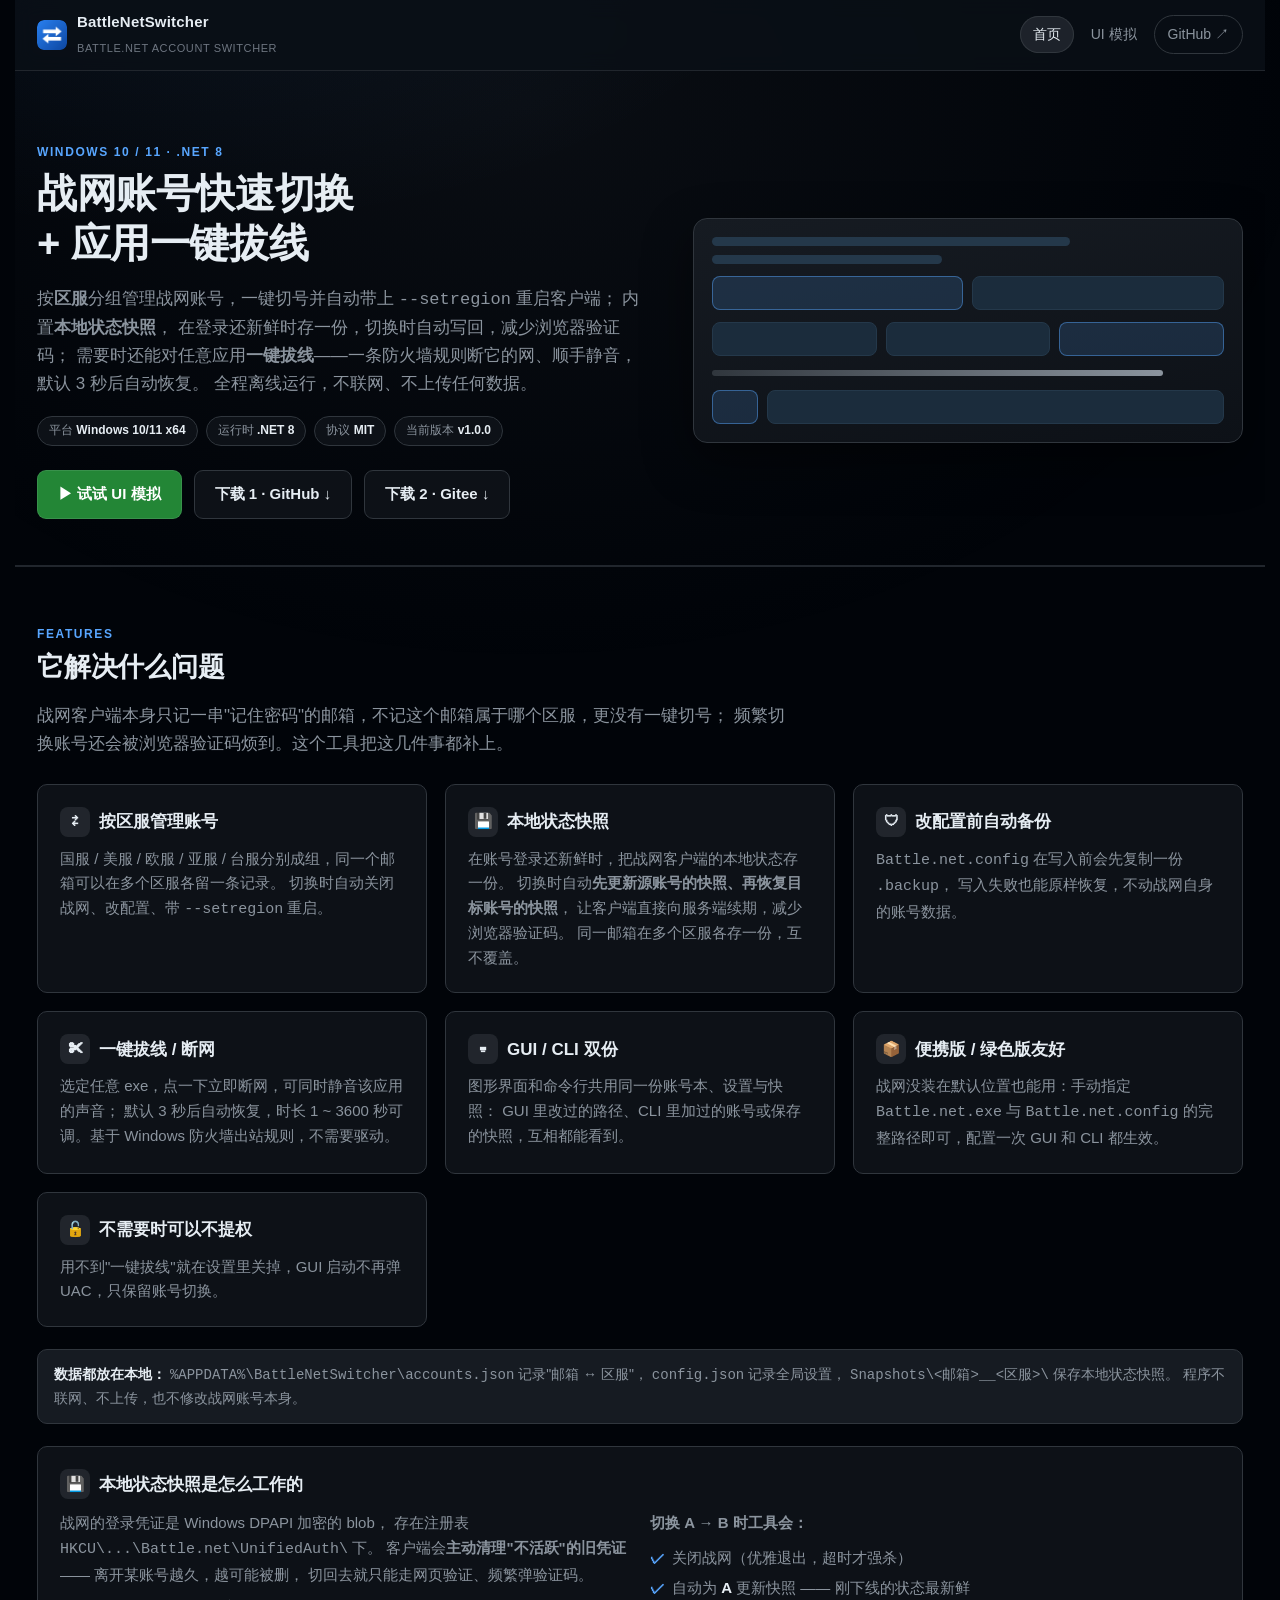
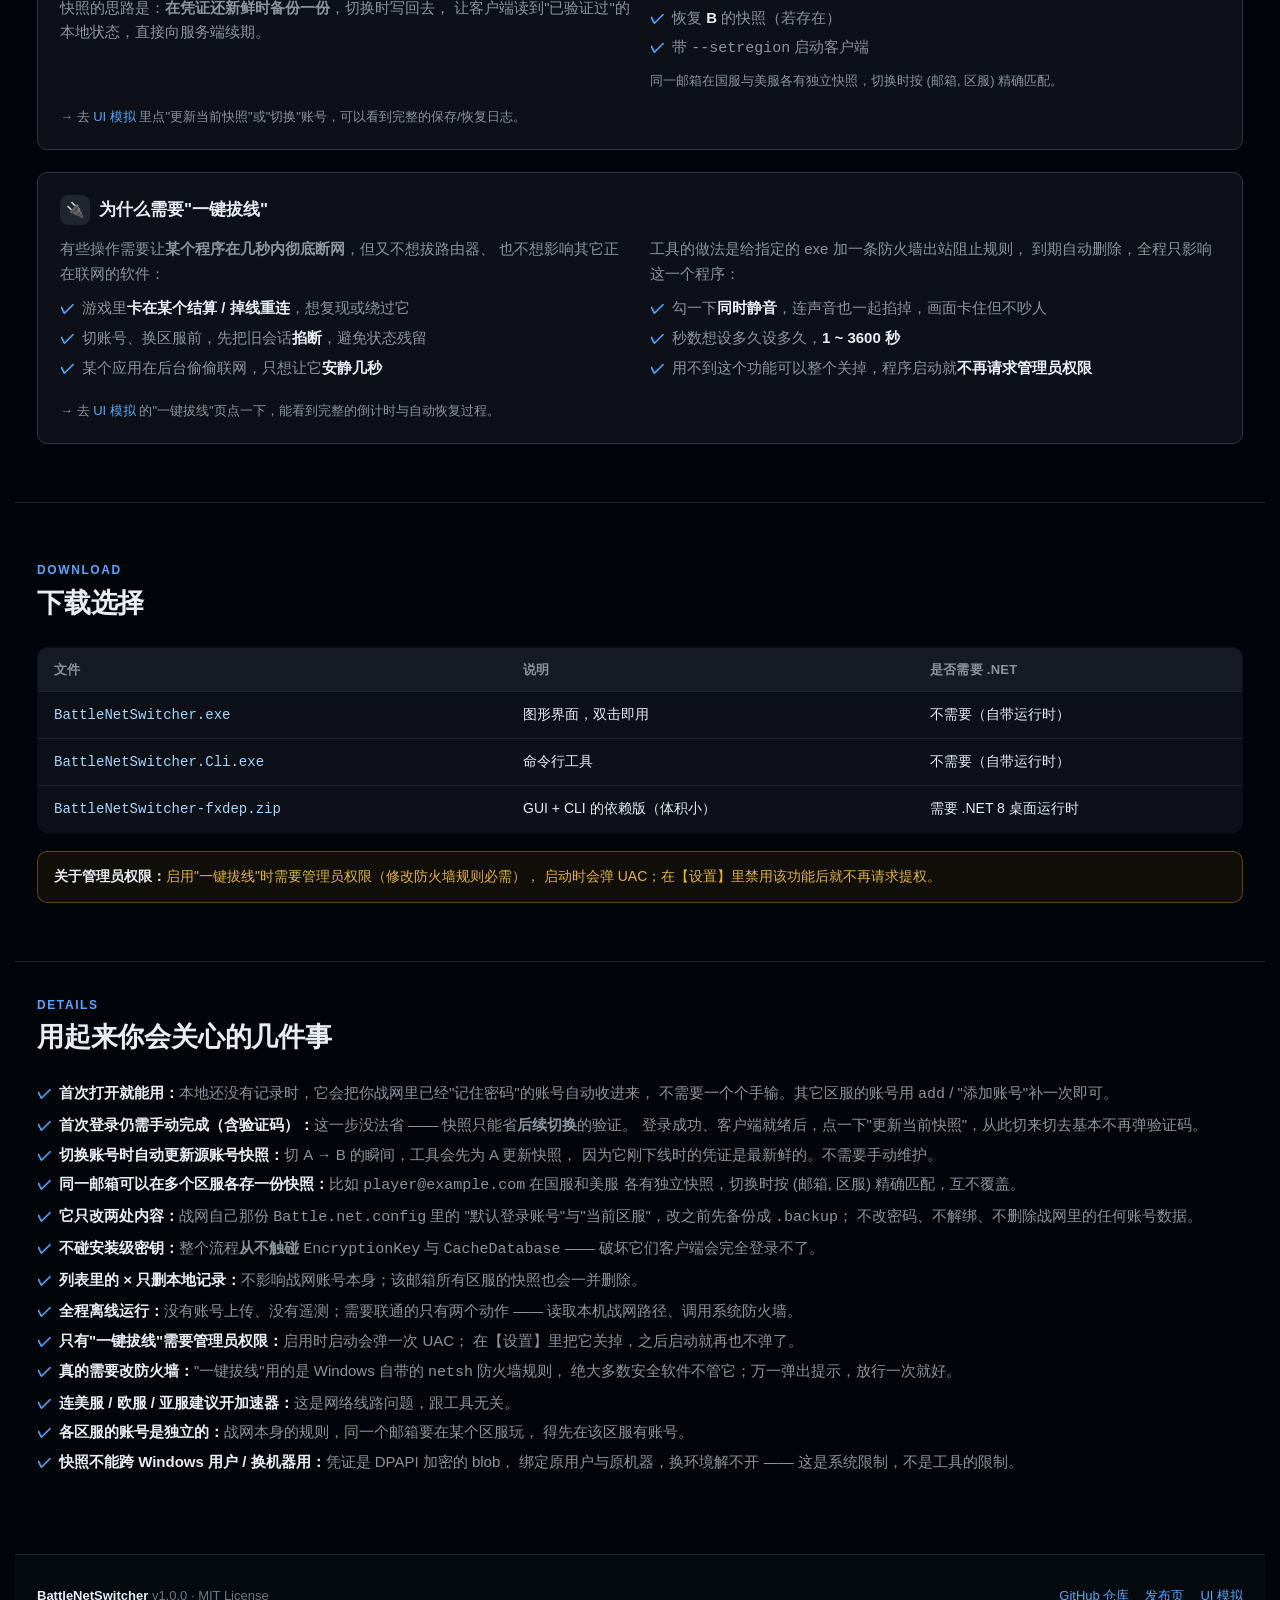
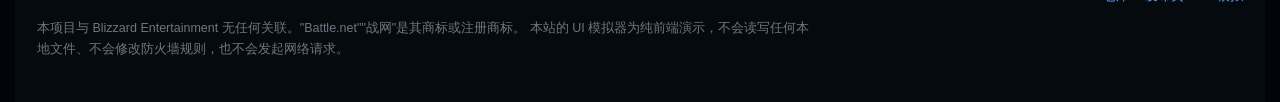
<file: Website/index.html>
<!DOCTYPE html>
<html lang="zh-CN">
<head>
<meta charset="utf-8">
<meta name="viewport" content="width=device-width, initial-scale=1">
<title>BattleNetSwitcher —— 战网账号快速切换 + 一键拔线</title>
<meta name="description" content="Windows 桌面小工具：按区服分组管理战网账号、本地状态快照减少验证码、一键切号并自动以 --setregion 重启，还能对任意应用一键拔线断网/静音。提供在线 UI 模拟器。">
<meta name="bns-version" content="__APP_VERSION__">
<meta name="bns-repo" content="__REPO_URL__">
<link rel="icon" href="assets/app.ico" sizes="any">
<link rel="apple-touch-icon" href="assets/app-icon-256.png">
<link rel="stylesheet" href="assets/common.css">
</head>
<body data-page="home">

<nav class="nav">
  <div class="nav-inner">
    <a class="brand" href="index.html">
      <img class="brand-mark" src="assets/app-icon.png" alt="BattleNetSwitcher" width="30" height="30">
      <span>
        BattleNetSwitcher<br>
        <span class="brand-sub">Battle.net account switcher</span>
      </span>
    </a>
    <div class="nav-links">
      <a href="index.html" data-page="index.html">首页</a>
      <a href="gui.html" data-page="gui.html">UI 模拟</a>
      <a class="gh" data-bns-repo href="#" target="_blank" rel="noopener">GitHub ↗</a>
    </div>
  </div>
</nav>

<main>

<!-- ================= Hero ================= -->
<header class="hero">
  <div class="wrap">
    <div class="hero-grid">
      <div>
        <div class="sec-kicker">Windows 10 / 11 · .NET 8</div>
        <h1>战网账号快速切换<br>+ 应用一键拔线</h1>
        <p class="lead">
          按<strong>区服</strong>分组管理战网账号，一键切号并自动带上
          <code>--setregion</code> 重启客户端；
          内置<strong>本地状态快照</strong>，
          在登录还新鲜时存一份，切换时自动写回，减少浏览器验证码；
          需要时还能对任意应用<strong>一键拔线</strong>——一条防火墙规则断它的网、顺手静音，默认 3 秒后自动恢复。
          全程离线运行，不联网、不上传任何数据。
        </p>

        <div class="badges">
          <span class="badge">平台 <b>Windows 10/11 x64</b></span>
          <span class="badge">运行时 <b>.NET 8</b></span>
          <span class="badge">协议 <b>MIT</b></span>
          <span class="badge">当前版本 <b data-bns-version>v1.1.0</b></span>
        </div>

        <div class="cta-row">
          <a class="btn btn-primary" href="gui.html">▶ 试试 UI 模拟</a>
          <a class="btn btn-ghost" data-bns-releases href="#" target="_blank" rel="noopener">下载 1 · GitHub ↓</a>
          <a class="btn btn-ghost" href="https://gitee.com/kxwild/BattleNetSwitcher/releases"
             target="_blank" rel="noopener">下载 2 · Gitee ↓</a>
        </div>
      </div>

      <div class="hero-art" aria-hidden="true">
        <div class="art-bar w70"></div>
        <div class="art-bar w45"></div>
        <div class="art-row">
          <div class="art-chip on"></div>
          <div class="art-chip"></div>
        </div>
        <div class="art-row">
          <div class="art-chip"></div>
          <div class="art-chip"></div>
          <div class="art-chip on"></div>
        </div>
        <div style="margin-top:14px">
          <div class="art-bar w88" style="background:linear-gradient(90deg,#30363d,#8b949e);height:6px"></div>
        </div>
        <div class="art-row" style="margin-top:14px">
          <div class="art-chip on" style="flex:0 0 46px"></div>
          <div class="art-chip" style="flex:1"></div>
        </div>
      </div>
    </div>
  </div>
</header>

<!-- ================= 功能 ================= -->
<section id="features">
  <div class="wrap">
    <div class="sec-head">
      <div class="sec-kicker">Features</div>
      <h2>它解决什么问题</h2>
      <p class="lead">战网客户端本身只记一串"记住密码"的邮箱，不记这个邮箱属于哪个区服，更没有一键切号；
        频繁切换账号还会被浏览器验证码烦到。这个工具把这几件事都补上。</p>
    </div>

    <div class="grid grid-3">
      <div class="card">
        <h3><span class="ico">⇄</span>按区服管理账号</h3>
        <p>国服 / 美服 / 欧服 / 亚服 / 台服分别成组，同一个邮箱可以在多个区服各留一条记录。
          切换时自动关闭战网、改配置、带 <code>--setregion</code> 重启。</p>
      </div>

      <div class="card">
        <h3><span class="ico">💾</span>本地状态快照</h3>
        <p>在账号登录还新鲜时，把战网客户端的本地状态存一份。
          切换时自动<strong>先更新源账号的快照、再恢复目标账号的快照</strong>，
          让客户端直接向服务端续期，减少浏览器验证码。
          同一邮箱在多个区服各存一份，互不覆盖。</p>
      </div>

      <div class="card">
        <h3><span class="ico">🛡</span>改配置前自动备份</h3>
        <p><code>Battle.net.config</code> 在写入前会先复制一份 <code>.backup</code>，
          写入失败也能原样恢复，不动战网自身的账号数据。</p>
      </div>

      <div class="card">
        <h3><span class="ico">✂</span>一键拔线 / 断网</h3>
        <p>选定任意 exe，点一下立即断网，可同时静音该应用的声音；
          默认 3 秒后自动恢复，时长 1 ~ 3600 秒可调。基于 Windows 防火墙出站规则，不需要驱动。</p>
      </div>

      <div class="card">
        <h3><span class="ico">⌨</span>GUI / CLI 双份</h3>
        <p>图形界面和命令行共用同一份账号本、设置与快照：
          GUI 里改过的路径、CLI 里加过的账号或保存的快照，互相都能看到。</p>
      </div>

      <div class="card">
        <h3><span class="ico">📦</span>便携版 / 绿色版友好</h3>
        <p>战网没装在默认位置也能用：手动指定 <code>Battle.net.exe</code> 与
          <code>Battle.net.config</code> 的完整路径即可，配置一次 GUI 和 CLI 都生效。</p>
      </div>

      <div class="card">
        <h3><span class="ico">🔓</span>不需要时可以不提权</h3>
        <p>用不到"一键拔线"就在设置里关掉，GUI 启动不再弹 UAC，只保留账号切换。</p>
      </div>
    </div>

    <div class="notice" style="margin-top:22px">
      <strong>数据都放在本地：</strong>
      <code>%APPDATA%\BattleNetSwitcher\accounts.json</code> 记录"邮箱 ↔ 区服"，
      <code>config.json</code> 记录全局设置，
      <code>Snapshots\&lt;邮箱&gt;__&lt;区服&gt;\</code> 保存本地状态快照。
      程序不联网、不上传，也不修改战网账号本身。
    </div>

    <!-- 本地状态快照说明 -->
    <div class="card" style="margin-top:22px">
      <h3><span class="ico">💾</span>本地状态快照是怎么工作的</h3>
      <div class="grid grid-2" style="gap:20px;margin-top:12px;align-items:start">
        <div>
          <p style="margin-top:0">战网的登录凭证是 Windows DPAPI 加密的 blob，
            存在注册表 <code>HKCU\...\Battle.net\UnifiedAuth\</code> 下。
            客户端会<strong>主动清理"不活跃"的旧凭证</strong> —— 离开某账号越久，越可能被删，
            切回去就只能走网页验证、频繁弹验证码。</p>
          <p>快照的思路是：<strong>在凭证还新鲜时备份一份</strong>，切换时写回去，
            让客户端读到"已验证过"的本地状态，直接向服务端续期。</p>
        </div>
        <div>
          <p style="margin-top:0"><strong>切换 A → B 时工具会：</strong></p>
          <ul class="ticks">
            <li>关闭战网（优雅退出，超时才强杀）</li>
            <li>自动为 <b>A</b> 更新快照 —— 刚下线的状态最新鲜</li>
            <li>恢复 <b>B</b> 的快照（若存在）</li>
            <li>带 <code>--setregion</code> 启动客户端</li>
          </ul>
          <p class="muted small">同一邮箱在国服与美服各有独立快照，切换时按 (邮箱, 区服) 精确匹配。</p>
        </div>
      </div>
      <p class="muted small" style="margin-top:14px">
        → 去 <a href="gui.html">UI 模拟</a> 里点"更新当前快照"或"切换"账号，可以看到完整的保存/恢复日志。
      </p>
    </div>

    <!-- 一键拔线的场景说明 -->
    <div class="card" style="margin-top:22px">
      <h3><span class="ico">🔌</span>为什么需要"一键拔线"</h3>
      <div class="grid grid-2" style="gap:20px;margin-top:12px;align-items:start">
        <div>
          <p style="margin-top:0">有些操作需要让<strong>某个程序在几秒内彻底断网</strong>，但又不想拔路由器、
            也不想影响其它正在联网的软件：</p>
          <ul class="ticks">
            <li>游戏里<b>卡在某个结算 / 掉线重连</b>，想复现或绕过它</li>
            <li>切账号、换区服前，先把旧会话<b>掐断</b>，避免状态残留</li>
            <li>某个应用在后台偷偷联网，只想让它<b>安静几秒</b></li>
          </ul>
        </div>
        <div>
          <p style="margin-top:0">工具的做法是给指定的 exe 加一条防火墙出站阻止规则，
            到期自动删除，全程只影响这一个程序：</p>
          <ul class="ticks">
            <li>勾一下<b>同时静音</b>，连声音也一起掐掉，画面卡住但不吵人</li>
            <li>秒数想设多久设多久，<b>1 ~ 3600 秒</b></li>
            <li>用不到这个功能可以整个关掉，程序启动就<b>不再请求管理员权限</b></li>
          </ul>
        </div>
      </div>
      <p class="muted small" style="margin-top:14px">
        → 去 <a href="gui.html">UI 模拟</a> 的"一键拔线"页点一下，能看到完整的倒计时与自动恢复过程。
      </p>
    </div>
  </div>
</section>

<!-- ================= 下载选择 ================= -->
<section id="download">
  <div class="wrap">
    <div class="sec-head">
      <div class="sec-kicker">Download</div>
      <h2>下载选择</h2>
    </div>

    <table class="tbl">
      <thead>
        <tr><th>文件</th><th>说明</th><th>是否需要 .NET</th></tr>
      </thead>
      <tbody>
        <tr>
          <td><code>BattleNetSwitcher.exe</code></td>
          <td>图形界面，双击即用</td>
          <td>不需要（自带运行时）</td>
        </tr>
        <tr>
          <td><code>BattleNetSwitcher.Cli.exe</code></td>
          <td>命令行工具</td>
          <td>不需要（自带运行时）</td>
        </tr>
        <tr>
          <td><code>BattleNetSwitcher-fxdep.zip</code></td>
          <td>GUI + CLI 的依赖版（体积小）</td>
          <td>需要 .NET 8 桌面运行时</td>
        </tr>
      </tbody>
    </table>

    <div class="notice warn" style="margin-top:18px">
      <strong>关于管理员权限：</strong>启用"一键拔线"时需要管理员权限（修改防火墙规则必需），
      启动时会弹 UAC；在【设置】里禁用该功能后就不再请求提权。
    </div>
  </div>
</section>

<!-- ================= 使用详情 ================= -->
<section class="tight">
  <div class="wrap">
    <div class="sec-head">
      <div class="sec-kicker">Details</div>
      <h2>用起来你会关心的几件事</h2>
    </div>
    <ul class="ticks">
      <li><b>首次打开就能用：</b>本地还没有记录时，它会把你战网里已经"记住密码"的账号自动收进来，
        不需要一个个手输。其它区服的账号用 <code>add</code> / "添加账号"补一次即可。</li>
      <li><b>首次登录仍需手动完成（含验证码）：</b>这一步没法省 —— 快照只能省<strong>后续切换</strong>的验证。
        登录成功、客户端就绪后，点一下"更新当前快照"，从此切来切去基本不再弹验证码。</li>
      <li><b>切换账号时自动更新源账号快照：</b>切 A → B 的瞬间，工具会先为 A 更新快照，
        因为它刚下线时的凭证是最新鲜的。不需要手动维护。</li>
      <li><b>同一邮箱可以在多个区服各存一份快照：</b>比如 <code>player@example.com</code> 在国服和美服
        各有独立快照，切换时按 (邮箱, 区服) 精确匹配，互不覆盖。</li>
      <li><b>它只改两处内容：</b>战网自己那份 <code>Battle.net.config</code> 里的
        "默认登录账号"与"当前区服"，改之前先备份成 <code>.backup</code>；
        不改密码、不解绑、不删除战网里的任何账号数据。</li>
      <li><b>不碰安装级密钥：</b>整个流程<strong>从不触碰</strong>
        <code>EncryptionKey</code> 与 <code>CacheDatabase</code> —— 破坏它们客户端会完全登录不了。</li>
      <li><b>列表里的 <code>×</code> 只删本地记录：</b>不影响战网账号本身；该邮箱所有区服的快照也会一并删除。</li>
      <li><b>全程离线运行：</b>没有账号上传、没有遥测；需要联通的只有两个动作 ——
        读取本机战网路径、调用系统防火墙。</li>
      <li><b>只有"一键拔线"需要管理员权限：</b>启用时启动会弹一次 UAC；
        在【设置】里把它关掉，之后启动就再也不弹了。</li>
      <li><b>真的需要改防火墙：</b>"一键拔线"用的是 Windows 自带的 <code>netsh</code> 防火墙规则，
        绝大多数安全软件不管它；万一弹出提示，放行一次就好。</li>
      <li><b>连美服 / 欧服 / 亚服建议开加速器：</b>这是网络线路问题，跟工具无关。</li>
      <li><b>各区服的账号是独立的：</b>战网本身的规则，同一个邮箱要在某个区服玩，
        得先在该区服有账号。</li>
      <li><b>快照不能跨 Windows 用户 / 换机器用：</b>凭证是 DPAPI 加密的 blob，
        绑定原用户与原机器，换环境解不开 —— 这是系统限制，不是工具的限制。</li>
    </ul>
  </div>
</section>

</main>

<footer>
  <div class="wrap">
    <div class="foot-grid">
      <div>
        <strong style="color:var(--fg)">BattleNetSwitcher</strong>
        <span data-bns-version>v1.1.0</span> · MIT License
      </div>
      <div class="foot-links">
        <a data-bns-repo href="#" target="_blank" rel="noopener">GitHub 仓库</a>
        <a data-bns-releases href="#" target="_blank" rel="noopener">发布页</a>
        <a href="gui.html">UI 模拟</a>
      </div>
    </div>
    <p class="disclaimer">
      本项目与 Blizzard Entertainment 无任何关联。"Battle.net""战网"是其商标或注册商标。
      本站的 UI 模拟器为纯前端演示，不会读写任何本地文件、不会修改防火墙规则，也不会发起网络请求。
    </p>
  </div>
</footer>

<script src="assets/app.js"></script>
</body>
</html>
</file>
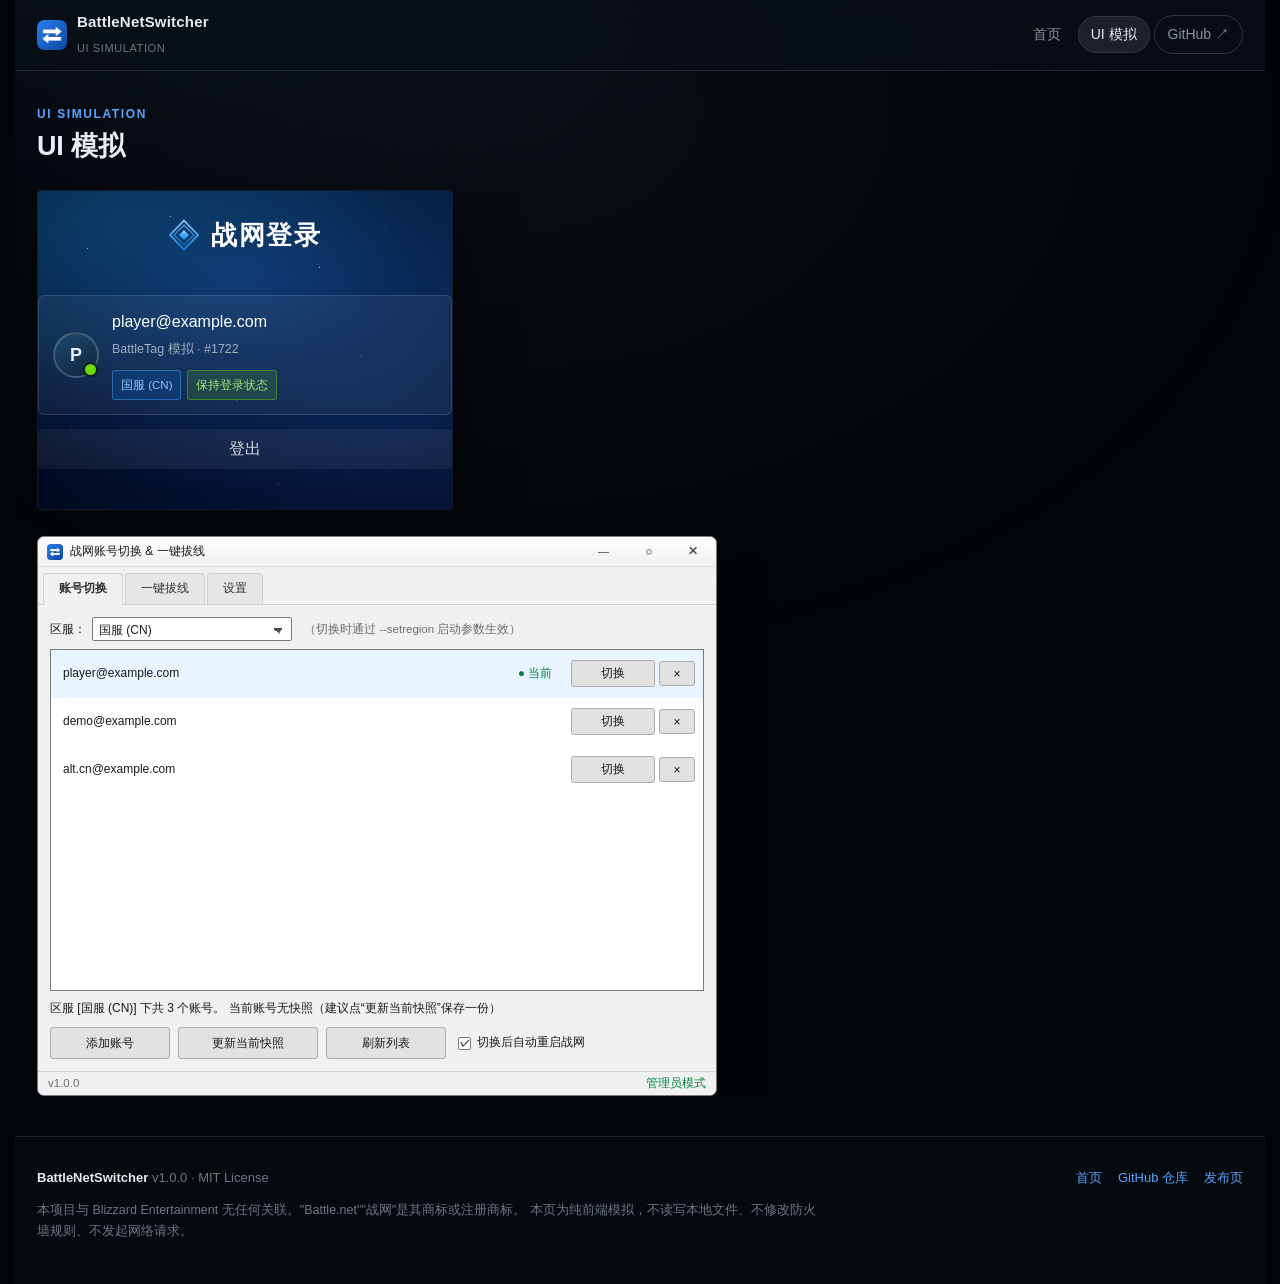
<file: Website/gui.html>
<!DOCTYPE html>
<html lang="zh-CN">
<head>
<meta charset="utf-8">
<meta name="viewport" content="width=device-width, initial-scale=1">
<title>UI 模拟 — BattleNetSwitcher</title>
<meta name="description" content="在浏览器里还原 BattleNetSwitcher 的 WinForms 界面与战网登录页：切换区服、切换/添加/移除账号、一键拔线、设置。">
<meta name="bns-version" content="__APP_VERSION__">
<meta name="bns-repo" content="__REPO_URL__">
<link rel="icon" href="assets/app.ico" sizes="any">
<link rel="apple-touch-icon" href="assets/app-icon-256.png">
<link rel="stylesheet" href="assets/common.css">
<link rel="stylesheet" href="assets/sim.css">
<link rel="stylesheet" href="assets/client.css">
</head>
<body data-page="gui">

<nav class="nav">
  <div class="nav-inner">
    <a class="brand" href="index.html">
      <img class="brand-mark" src="assets/app-icon.png" alt="BattleNetSwitcher" width="30" height="30">
      <span>
        BattleNetSwitcher<br>
        <span class="brand-sub">UI simulation</span>
      </span>
    </a>
    <div class="nav-links">
      <a href="index.html" data-page="index.html">首页</a>
      <a href="gui.html" data-page="gui.html">UI 模拟</a>
      <a class="gh" data-bns-repo href="#" target="_blank" rel="noopener">GitHub ↗</a>
    </div>
  </div>
</nav>

<main>
<div class="wrap" style="padding-top:34px">

  <div class="sec-head">
    <div class="sec-kicker">UI Simulation</div>
    <h2>UI 模拟</h2>
  </div>

  <!-- 左：战网登录页 / 右：工具窗口（只放内容本身，不套外框） -->
  <div class="demo-layout">

    <div class="stage" id="client-stage">
      <div class="scaleme" id="client-host"></div>
    </div>

    <div class="stage" id="gui-stage">
      <div class="scaleme" id="gui-host"></div>
    </div>

  </div>

</div>
</main>

<footer>
  <div class="wrap">
    <div class="foot-grid">
      <div><strong style="color:var(--fg)">BattleNetSwitcher</strong> <span data-bns-version>v1.0.0</span> · MIT License</div>
      <div class="foot-links">
        <a href="index.html">首页</a>
        <a data-bns-repo href="#" target="_blank" rel="noopener">GitHub 仓库</a>
        <a data-bns-releases href="#" target="_blank" rel="noopener">发布页</a>
      </div>
    </div>
    <p class="disclaimer">
      本项目与 Blizzard Entertainment 无任何关联。"Battle.net""战网"是其商标或注册商标。
      本页为纯前端模拟，不读写本地文件、不修改防火墙规则、不发起网络请求。
    </p>
  </div>
</footer>

<script src="assets/app.js"></script>
<script src="assets/sim-data.js"></script>
<script src="assets/sim-core.js"></script>
<script src="assets/sim-client.js"></script>
<script src="assets/sim-gui.js"></script>
<script src="assets/sim-boot.js"></script>
</body>
</html>
</file>
<file: Website/assets/common.css>
/* ============================================================
 *  common.css —— 三页共用的设计令牌、导航、页脚、按钮
 * ============================================================ */

:root {
    /* 站点外壳：GitHub 深色系（近黑底 + 中性灰阶，强调色为白） */
    --bg: #010409;
    --bg-soft: #0d1117;
    --bg-card: #0d1117;
    --bg-card-2: #161b22;
    --line: #30363d;
    --line-soft: #21262d;

    --fg: #e6edf3;
    --fg-dim: #8b949e;
    --fg-faint: #6e7681;

    --accent: #f0f6fc;          /* 主要强调 = 白 */
    --accent-hi: #58a6ff;       /* 链接蓝（GitHub 的 accent） */
    --accent-deep: #21262d;
    --accent-soft: rgba(177, 186, 196, .12);
    --gold: #d29922;

    /* ---------- WinForms 模拟控件用色（取自真实 WinForms 默认主题） ---------- */
    --win-chrome: #f0f0f0;
    --win-chrome-line: #d0d0d0;
    --win-client: #f0f0f0;
    --win-border: #a0a0a0;
    --win-text: #1a1a1a;
    --win-dim: #6d6d6d;
    --win-white: #ffffff;
    --win-btn-face: #e1e1e1;
    --win-btn-face-hi: #eaf2fb;
    --win-btn-border: #adadad;
    --win-btn-border-hi: #0078d7;
    --win-row-current: #e8f4ff;
    --win-row-hover: #f5f8fc;
    --win-green: #008040;
    --win-orange: #b45000;

    /* 客户端模拟（战网登录窗口） */
    --bn-bg: #0d1b2a;
    --bn-bg-2: #12263a;
    --bn-panel: #0a1622;
    --bn-line: #1d3548;
    --bn-text: #dfe9f2;
    --bn-dim: #8ba3b8;
    --bn-accent: #00a4ff;

    --radius: 10px;
    --radius-sm: 6px;
    --shadow: 0 18px 50px rgba(0, 0, 0, .45);
    --mono: "Cascadia Mono", "JetBrains Mono", Consolas, "Courier New", monospace;
    --sans: "Segoe UI", "Microsoft YaHei UI", "Microsoft YaHei", -apple-system,
        BlinkMacSystemFont, "Helvetica Neue", Arial, sans-serif;
    --win-font: "Segoe UI", "Microsoft YaHei UI", Tahoma, sans-serif;
}

* { box-sizing: border-box; }

html, body {
    margin: 0;
    padding: 0;
}

/**
 * 根元素永远预留滚动条的位置（左右对称各留一份）。
 *
 * 原因有两个：
 *  1) 三个页面内容高度不同（首页很长、UI/CLI 模拟页通常一屏放得下）。
 *     不预留的话，"有滚动条的页面"会比"没滚动条的页面"少 15px 可用宽度，
 *     居中的 .nav-inner 就会跟着偏移，顶部导航里的图标与标题左右错开。
 *  2) 两侧都留，内容始终在视口正中，滚动条出现/消失时不会横向跳动。
 *
 * 注意：只用 scrollbar-gutter，不要给 html 加 overflow-y:auto 之类的显式声明
 *（那个会在"内容只比视口高一点点"时把滚动位置钉死在顶部）。
 */
html {
    scrollbar-gutter: stable both-edges;
}

body {
    background: var(--bg);
    color: var(--fg);
    font-family: var(--sans);
    font-size: 15px;
    line-height: 1.65;
    -webkit-font-smoothing: antialiased;
    min-height: 100vh;
    display: flex;
    flex-direction: column;
}

/* 背景微光 */
body::before {
    content: "";
    position: fixed;
    inset: 0;
    pointer-events: none;
    background:
        radial-gradient(900px 460px at 12% -10%, rgba(88, 166, 255, .07), transparent 70%),
        radial-gradient(1100px 780px at 40% 12%, rgba(139, 148, 158, .07), transparent 72%);
    z-index: 0;
}

a { color: var(--accent-hi); text-decoration: none; }
a:hover { text-decoration: underline; }

code, kbd, pre { font-family: var(--mono); }

/* ============================================================
 *  导航
 * ============================================================ */
.nav {
    position: sticky;
    top: 0;
    z-index: 60;
    background: rgba(10, 16, 23, .86);
    backdrop-filter: blur(10px);
    border-bottom: 1px solid var(--line-soft);
}

.nav-inner {
    max-width: 1360px;
    margin: 0 auto;
    padding: 10px 22px;
    display: flex;
    align-items: center;
    gap: 18px;
}

.brand {
    display: flex;
    align-items: center;
    gap: 10px;
    font-weight: 650;
    color: var(--fg);
    letter-spacing: .2px;
    white-space: nowrap;
}
.brand:hover { text-decoration: none; }

.brand-mark {
    width: 30px;
    height: 30px;
    border-radius: 7px;
    display: block;
    flex: none;
    object-fit: contain;
}

.brand-sub {
    font-size: 11px;
    color: var(--fg-faint);
    font-weight: 500;
    letter-spacing: .6px;
    text-transform: uppercase;
}

.nav-links {
    display: flex;
    align-items: center;
    gap: 4px;
    margin-left: auto;
    flex-wrap: wrap;
}

.nav-links a {
    color: var(--fg-dim);
    padding: 7px 13px;
    border-radius: 999px;
    font-size: 14px;
    transition: background .15s, color .15s;
}
.nav-links a:hover {
    background: rgba(255, 255, 255, .06);
    color: var(--fg);
    text-decoration: none;
}
.nav-links a.active {
    background: var(--accent-soft);
    color: var(--fg);
    box-shadow: inset 0 0 0 1px var(--line);
}
.nav-links a.gh {
    border: 1px solid var(--line);
}

/* ============================================================
 *  布局
 * ============================================================ */
main { position: relative; z-index: 1; flex: 1; }

.wrap {
    max-width: 1360px;
    margin: 0 auto;
    padding: 0 22px;
}

/* 所有内容区块统一带上分隔线，别在 HTML 里零散地写内联 border-top */
section {
    padding: 58px 0;
    border-top: 1px solid var(--line-soft);
}
section.tight { padding: 34px 0; }

.sec-head { margin-bottom: 26px; }

.sec-kicker {
    color: var(--accent-hi);
    font-size: 12px;
    letter-spacing: 1.6px;
    text-transform: uppercase;
    font-weight: 650;
    margin-bottom: 6px;
}

h1, h2, h3 { line-height: 1.25; margin: 0 0 10px; }
h1 { font-size: 40px; letter-spacing: -.4px; }
h2 { font-size: 27px; letter-spacing: -.2px; }
h3 { font-size: 17px; }

.lead { color: var(--fg-dim); font-size: 17px; max-width: 760px; }
.muted { color: var(--fg-dim); }
.faint { color: var(--fg-faint); }
.small { font-size: 13px; }
.center { text-align: center; }

/* ============================================================
 *  Hero
 * ============================================================ */
.hero {
    padding: 72px 0 46px;
    border-bottom: 1px solid var(--line-soft);
}

.hero-grid {
    display: grid;
    grid-template-columns: minmax(0, 1.05fr) minmax(0, .95fr);
    gap: 48px;
    align-items: center;
}

.badges { display: flex; gap: 8px; flex-wrap: wrap; margin: 18px 0 24px; }

.badge {
    font-size: 12px;
    color: var(--fg-dim);
    border: 1px solid var(--line);
    background: var(--bg-card);
    padding: 4px 11px;
    border-radius: 999px;
    white-space: nowrap;
}
.badge b { color: var(--fg); font-weight: 600; }

.cta-row { display: flex; gap: 12px; flex-wrap: wrap; align-items: center; }

.btn {
    display: inline-flex;
    align-items: center;
    gap: 8px;
    padding: 11px 20px;
    border-radius: 9px;
    border: 1px solid transparent;
    font-size: 15px;
    font-weight: 600;
    cursor: pointer;
    transition: transform .12s, box-shadow .15s, background .15s, border-color .15s;
    font-family: inherit;
    white-space: nowrap;
}
.btn:hover { text-decoration: none; transform: translateY(-1px); }
.btn:active { transform: translateY(0); }
.btn:disabled { opacity: .5; cursor: not-allowed; transform: none; }

.btn-primary {
    background: #238636;
    color: #fff;
    border-color: rgba(240, 246, 252, .1);
    box-shadow: none;
}
.btn-primary:hover { background: #2ea043; box-shadow: 0 6px 18px rgba(35, 134, 54, .3); }

.btn-ghost {
    background: var(--bg-card);
    color: var(--fg);
    border-color: var(--line);
}
.btn-ghost:hover { border-color: #8b949e; background: var(--bg-card-2); }

.btn-sm { padding: 7px 14px; font-size: 13.5px; }

/* Hero 右侧的窗口缩略插画 */
.hero-art {
    border-radius: 14px;
    border: 1px solid var(--line);
    background: linear-gradient(170deg, var(--bg-card-2), var(--bg-soft));
    padding: 18px;
    box-shadow: var(--shadow);
}
.hero-art .art-bar {
    height: 9px;
    border-radius: 5px;
    background: #24384a;
    margin-bottom: 9px;
}
.hero-art .art-bar.w70 { width: 70%; }
.hero-art .art-bar.w45 { width: 45%; }
.hero-art .art-bar.w88 { width: 88%; }
.hero-art .art-row {
    display: flex;
    gap: 9px;
    align-items: center;
    margin-top: 12px;
}
.hero-art .art-chip {
    height: 34px;
    border-radius: 8px;
    background: #1b2c3c;
    flex: 1;
    border: 1px solid #24384a;
}
.hero-art .art-chip.on { background: rgba(88, 166, 255, .16); border-color: rgba(88, 166, 255, .45); }

/* ============================================================
 *  卡片 / 栅格
 * ============================================================ */
.grid { display: grid; gap: 18px; }
.grid-2 { grid-template-columns: repeat(2, minmax(0, 1fr)); }
.grid-3 { grid-template-columns: repeat(3, minmax(0, 1fr)); }

.card {
    background: var(--bg-card);
    border: 1px solid var(--line);
    border-radius: var(--radius);
    padding: 22px;
}
.card h3 { display: flex; align-items: center; gap: 9px; }
.card p { color: var(--fg-dim); margin: 8px 0 0; }
.card .ico {
    width: 30px;
    height: 30px;
    border-radius: 8px;
    background: var(--accent-soft);
    color: var(--fg);
    display: grid;
    place-items: center;
    font-size: 15px;
    flex: none;
}

ul.ticks { list-style: none; margin: 10px 0 0; padding: 0; }
ul.ticks li {
    color: var(--fg-dim);
    padding-left: 22px;
    position: relative;
    margin-bottom: 5px;
}
ul.ticks li::before {
    content: "✓";
    position: absolute;
    left: 0;
    color: var(--accent-hi);
    font-weight: 700;
}
ul.ticks li b { color: var(--fg); font-weight: 600; }

/* ============================================================
 *  表格 / 代码块
 * ============================================================ */
table.tbl {
    width: 100%;
    border-collapse: collapse;
    background: var(--bg-card);
    border: 1px solid var(--line);
    border-radius: var(--radius);
    overflow: hidden;
    font-size: 14px;
}
table.tbl th, table.tbl td {
    text-align: left;
    padding: 11px 16px;
    border-bottom: 1px solid var(--line-soft);
    vertical-align: top;
}
/* 窄屏时表格不能把页面撑宽 */
table.tbl th, table.tbl td { word-break: break-word; overflow-wrap: anywhere; }
table.tbl code { word-break: break-all; }
table.tbl th {
    background: var(--bg-card-2);
    color: var(--fg-dim);
    font-weight: 600;
    font-size: 13px;
    letter-spacing: .3px;
}
table.tbl tr:last-child td { border-bottom: none; }
table.tbl td code { color: #a5d6ff; }

pre.code {
    background: #0d1117;
    border: 1px solid var(--line);
    border-radius: var(--radius);
    padding: 16px 18px;
    overflow-x: auto;
    font-size: 13.5px;
    line-height: 1.75;
    color: #cfe3f5;
    margin: 0;
}
pre.code .c { color: #6d8090; }
pre.code .k { color: #79c0ff; }
pre.code .s { color: #a5d6ff; }

/* ============================================================
 *  页脚
 * ============================================================ */
footer {
    position: relative;
    z-index: 1;
    border-top: 1px solid var(--line-soft);
    background: rgba(8, 13, 19, .7);
    padding: 30px 0;
    margin-top: 40px;
}
.foot-grid {
    display: flex;
    gap: 20px;
    flex-wrap: wrap;
    align-items: center;
    justify-content: space-between;
    color: var(--fg-faint);
    font-size: 13px;
}
.foot-links { display: flex; gap: 16px; flex-wrap: wrap; }
.disclaimer {
    margin-top: 12px;
    color: var(--fg-faint);
    font-size: 12.5px;
    max-width: 780px;
}

/* ============================================================
 *  工具类
 * ============================================================ */
.stack { display: flex; flex-direction: column; gap: 14px; }
.row { display: flex; gap: 12px; flex-wrap: wrap; align-items: center; }
.spread { display: flex; gap: 12px; align-items: center; justify-content: space-between; }
.hr { height: 1px; background: var(--line-soft); border: 0; margin: 22px 0; }
.nowrap { white-space: nowrap; }
.hidden { display: none !important; }

.notice {
    border: 1px solid var(--line);
    background: var(--bg-card-2);
    border-radius: var(--radius);
    padding: 13px 16px;
    color: var(--fg-dim);
    font-size: 14px;
}
.notice strong { color: var(--fg); }
.notice.warn {
    border-color: rgba(210, 153, 34, .4);
    background: rgba(210, 153, 34, .08);
    color: #e3b341;
}

/* 演示页两栏布局：左 = 战网登录页，右 = 工具（UI）/ 终端（CLI） */
.demo-layout {
    display: grid;
    grid-template-columns: minmax(0, 462px) minmax(0, 680px);
    gap: 26px;
    align-items: start;
    justify-content: start;
}

/* CLI 页：左登录页，右终端自适应 */
.cli-layout {
    grid-template-columns: minmax(0, 462px) minmax(0, 1fr);
    align-items: start;
}

/* 只在"两栏并排装得下"时并排；装不下才堆叠 */
@media (max-width: 1310px) {
    .demo-layout,
    .cli-layout { grid-template-columns: minmax(0, 1fr); justify-content: stretch; }
}

/* 等比缩放舞台：让 680×560 的模拟窗口能塞进任意宽度而不失真 */
.stage {
    position: relative;
    width: 100%;
    overflow: hidden;
}
.stage > .scaleme {
    transform: scale(var(--scale, 1));
    transform-origin: top left;
    position: absolute;
    top: 0;
    left: 0;
}

/* 居中的舞台（用于对话框） */
.stage.center-stage > .scaleme {
    left: 50%;
    margin-left: calc(var(--w, 0px) / -2);
}

.panel-shell {
    background: var(--bg-card);
    border: 1px solid var(--line);
    border-radius: var(--radius);
    overflow: hidden;
    box-shadow: var(--shadow);
}

.panel-bar {
    display: flex;
    align-items: center;
    gap: 10px;
    padding: 10px 14px;
    border-bottom: 1px solid var(--line);
    background: var(--bg-card-2);
    font-size: 13px;
    color: var(--fg-dim);
}
.panel-bar .dot {
    width: 9px;
    height: 9px;
    border-radius: 50%;
    background: #2c4457;
    flex: none;
}
.panel-bar .spacer { margin-left: auto; }

.panel-body { padding: 18px; }

/* ============================================================
 *  响应式
 * ============================================================ */
@media (max-width: 1080px) {
    .hero-grid { grid-template-columns: minmax(0, 1fr); gap: 30px; }
    .grid-3 { grid-template-columns: repeat(2, minmax(0, 1fr)); }
    h1 { font-size: 34px; }
}

@media (max-width: 720px) {
    .grid-2, .grid-3 { grid-template-columns: minmax(0, 1fr); }
    .wrap { padding: 0 14px; }
    .nav-inner { padding: 9px 14px; gap: 10px; }
    .nav-links a { padding: 6px 10px; font-size: 13px; }
    h1 { font-size: 28px; }
    h2 { font-size: 23px; }
    section { padding: 40px 0; }
    .hero { padding: 46px 0 34px; }
}
</file>
<file: Website/assets/sim.css>
/* ============================================================
 *  sim.css —— WinForms 桌面程序模拟
 *  尺寸、间距、颜色尽量逐项对齐 Forms/*.cs 里的实际取值
 * ============================================================ */

/* ------------------------------------------------------------
 *  窗口外壳（对应 MainForm：ClientSize 680×560，浅色 WinForms 主题）
 * ------------------------------------------------------------ */
.win {
    width: 680px;
    height: 560px;
    background: var(--win-chrome);
    border: 1px solid #7a7a7a;
    border-radius: 7px;
    overflow: hidden;
    display: flex;
    flex-direction: column;
    font-family: var(--win-font);
    font-size: 12px;
    color: var(--win-text);
    box-shadow: 0 20px 44px rgba(0, 0, 0, .5);
    user-select: none;
}

.win-titlebar {
    height: 30px;
    background: linear-gradient(#fdfdfd, #f0f0f0);
    border-bottom: 1px solid #dcdcdc;
    display: flex;
    align-items: center;
    padding: 0 0 0 9px;
    flex: none;
}
.win-titlebar .ico16 {
    width: 16px;
    height: 16px;
    display: block;
    margin-right: 7px;
    flex: none;
    object-fit: contain;
}
.win-titlebar .title {
    font-size: 12px;
    color: #1a1a1a;
    overflow: hidden;
    white-space: nowrap;
    text-overflow: ellipsis;
}
.win-titlebar .wbtn {
    width: 45px;
    height: 30px;
    display: grid;
    place-items: center;
    font-size: 11px;
    color: #444;
    margin-left: 0;
}
.win-titlebar .wbtn.close:hover { background: #e81123; color: #fff; }
.win-titlebar .wbtn:hover { background: #e5e5e5; }
.win-titlebar .spacer { margin-left: auto; }

/* 菜单栏（真实程序没有菜单栏，这里不加，保持还原） */

/* ---- 标签页 ---- */
.win-body {
    flex: 1;
    display: flex;
    flex-direction: column;
    min-height: 0;
    background: var(--win-chrome);
}

.tabs {
    display: flex;
    gap: 2px;
    padding: 5px 5px 0 5px;
    background: var(--win-chrome);
    flex: none;
}

.tab {
    padding: 5px 15px 6px;
    border: 1px solid #d0d0d0;
    border-bottom: none;
    border-radius: 4px 4px 0 0;
    background: #e6e6e6;
    color: #333;
    font-size: 12px;
    cursor: pointer;
    position: relative;
    top: 1px;
    white-space: nowrap;
}
.tab:hover { background: #eef4fb; }
.tab.active {
    background: var(--win-client);
    border-color: #d0d0d0;
    z-index: 2;
    font-weight: 600;
}
.tab.disabled {
    color: var(--win-dim);
    background: #e6e6e6;
    cursor: not-allowed;
}
.tab.disabled:hover { background: #e6e6e6; }

.tab-panels {
    flex: 1;
    min-height: 0;
    border-top: 1px solid #d0d0d0;
    background: var(--win-client);
    position: relative;
}
.tab-panel {
    position: absolute;
    inset: 0;
    padding: 12px;
    display: none;
    flex-direction: column;
}
.tab-panel.active { display: flex; }
/* 禁用态由各控件自己的 disabled 呈现（对齐 WinForms 的 Enabled=false） */

/* ---- 状态栏（StatusStrip） ---- */
.statusbar {
    flex: none;
    height: 24px;
    background: var(--win-chrome);
    border-top: 1px solid #d0d0d0;
    display: flex;
    align-items: center;
    padding: 0 10px;
    font-size: 11.5px;
    color: var(--win-dim);
}
.statusbar .ver { color: var(--win-dim); }
.statusbar .ver.link { cursor: pointer; }
.statusbar .ver.link:hover { color: #0067c0; text-decoration: underline; }
.statusbar .spacer { flex: 1; }
.statusbar .mode.admin { color: var(--win-green); }
.statusbar .mode.user { color: var(--win-orange); }
.statusbar .mode.off { color: var(--win-dim); }

/* ------------------------------------------------------------
 *  通用 WinForms 控件
 * ------------------------------------------------------------ */
.wf-btn {
    font-family: var(--win-font);
    font-size: 12px;
    color: var(--win-text);
    background: var(--win-btn-face);
    border: 1px solid var(--win-btn-border);
    border-radius: 3px;
    padding: 4px 12px;
    min-height: 25px;
    cursor: pointer;
    display: inline-flex;
    align-items: center;
    justify-content: center;
    white-space: nowrap;
    transition: background .1s, border-color .1s;
}
.wf-btn:hover:not(:disabled) {
    background: var(--win-btn-face-hi);
    border-color: var(--win-btn-border-hi);
}
.wf-btn:active:not(:disabled) { background: #cfe3f7; }
.wf-btn:disabled {
    color: #9a9a9a;
    background: #f4f4f4;
    border-color: #dcdcdc;
    cursor: not-allowed;
}
.wf-btn.primary { font-weight: 600; }

.wf-input, .wf-select {
    font-family: var(--win-font);
    font-size: 12px;
    color: var(--win-text);
    background: #fff;
    border: 1px solid #7a7a7a;
    border-radius: 2px;
    padding: 3px 6px;
    height: 24px;
    outline: none;
    width: 100%;
}
.wf-input:focus, .wf-select:focus { border-color: #0078d7; }
.wf-input[readonly] { background: #fff; color: #1a1a1a; }
.wf-input::placeholder { color: #9a9a9a; }

.wf-select {
    appearance: none;
    background-image:
        linear-gradient(45deg, transparent 50%, #444 50%),
        linear-gradient(135deg, #444 50%, transparent 50%);
    background-position: calc(100% - 13px) 10px, calc(100% - 8px) 10px;
    background-size: 5px 5px, 5px 5px;
    background-repeat: no-repeat;
    padding-right: 24px;
    cursor: pointer;
}

.wf-check {
    display: inline-flex;
    align-items: center;
    gap: 6px;
    font-size: 12px;
    color: var(--win-text);
    cursor: pointer;
    user-select: none;
}
.wf-check input {
    appearance: none;
    width: 13px;
    height: 13px;
    margin: 0;
    border: 1px solid #7a7a7a;
    border-radius: 2px;
    background: #fff;
    display: grid;
    place-items: center;
    cursor: pointer;
    flex: none;
}
.wf-check input:checked::after {
    content: "✓";
    font-size: 10px;
    line-height: 1;
    color: #2b2b2b;
    font-weight: 700;
}
.wf-check input:disabled { background: #f0f0f0; border-color: #c8c8c8; }

.wf-label { font-size: 12px; color: var(--win-text); }
.wf-hint { font-size: 11.5px; color: var(--win-dim); }

.wf-group {
    border: 1px solid #d0d0d0;
    border-radius: 3px;
    padding: 10px 12px;
    position: relative;
}
.wf-group > .wf-group-title {
    position: absolute;
    top: -8px;
    left: 9px;
    background: var(--win-client);
    padding: 0 5px;
    font-size: 12px;
    color: var(--win-text);
}

.wf-num {
    width: 80px;
    height: 25px;
    border: 1px solid #7a7a7a;
    border-radius: 2px;
    background: #fff;
    display: flex;
    align-items: center;
    font-size: 12px;
    overflow: hidden;
}
.wf-num input {
    width: 100%;
    border: none;
    outline: none;
    font-family: var(--win-font);
    font-size: 12px;
    padding: 0 4px;
    height: 100%;
    background: transparent;
}
.wf-num .spin {
    width: 16px;
    height: 100%;
    display: flex;
    flex-direction: column;
    border-left: 1px solid #d0d0d0;
    flex: none;
}
.wf-num .spin span {
    flex: 1;
    display: grid;
    place-items: center;
    font-size: 7px;
    color: #555;
    cursor: pointer;
    line-height: 1;
}
.wf-num .spin span:hover { background: #e8f1fa; }
.wf-num .spin span:first-child { border-bottom: 1px solid #d0d0d0; }

/* ------------------------------------------------------------
 *  ComboBox 展开后的下拉列表
 *  注意：它挂在 document.body 下，会继承站点外壳的浅色文字，
 *  必须显式指定 WinForms 的深色文字，否则白字白底完全看不清。
 * ------------------------------------------------------------ */
.wf-droplist {
    position: fixed;
    z-index: 400;
    background: var(--win-white);
    color: var(--win-text);
    border: 1px solid #7a7a7a;
    box-shadow: 0 8px 22px rgba(0, 0, 0, .28);
    max-height: 220px;
    overflow: auto;
    font-family: var(--win-font);
    font-size: 12px;
    user-select: none;
}
.wf-dropitem {
    padding: 5px 10px;
    cursor: pointer;
    white-space: nowrap;
    color: var(--win-text);
}
.wf-dropitem:hover { background: #e8f1fa; }
.wf-dropitem.on { background: #cfe8ff; }

/* ------------------------------------------------------------
 *  账号切换页（AccountPanel）
 * ------------------------------------------------------------ */
.ap-region-row {
    display: flex;
    align-items: center;
    gap: 0;
    margin-bottom: 8px;
    flex: none;
}
.ap-region-row .wf-label { margin: 0 6px 0 0; line-height: 24px; }
.ap-region-row .wf-select { width: 200px; margin: 0 12px 0 0; }
.ap-region-row .wf-hint { margin: 0; line-height: 24px; white-space: nowrap; }

.account-list {
    flex: 1;
    min-height: 0;
    overflow-y: auto;
    overflow-x: hidden;
    background: #fff;
    border: 1px solid #7a7a7a;
    border-radius: 0;
}
.account-list::-webkit-scrollbar { width: 15px; }
.account-list::-webkit-scrollbar-track { background: #f0f0f0; }
.account-list::-webkit-scrollbar-thumb { background: #cdcdcd; border: 3px solid #f0f0f0; }

.acct-row {
    height: 48px;
    background: #fff;
    display: grid;
    grid-template-columns: minmax(0, 1fr) 64px 84px 36px;
    align-items: center;
    padding: 6px 8px 6px 12px;
    gap: 4px;
    cursor: pointer;
    border: none;
}
.acct-row.current { background: var(--win-row-current); }
.acct-row:not(.current):hover { background: var(--win-row-hover); }

.acct-row .email {
    font-size: 12px;
    overflow: hidden;
    white-space: nowrap;
    text-overflow: ellipsis;
    padding-right: 6px;
    min-width: 0;
}
.acct-row .flag {
    text-align: center;
    font-size: 11.5px;
    color: var(--win-green);
    visibility: hidden;
}
.acct-row.current .flag { visibility: visible; }
.acct-row .wf-btn { width: 100%; padding: 4px 6px; }
.acct-row .wf-btn.remove { font-size: 12px; }

.list-empty {
    height: 100%;
    display: grid;
    place-items: center;
    color: #808080;
    font-size: 12px;
    text-align: center;
    padding: 0 20px;
}

.ap-status {
    flex: none;
    font-size: 12px;
    color: var(--win-text);
    margin: 8px 0;
    min-height: 17px;
}

.ap-buttons {
    flex: none;
    display: flex;
    align-items: center;
    gap: 8px;
}
.ap-buttons .wf-btn { height: 32px; }
.ap-buttons .wf-btn.add { width: 120px; }
.ap-buttons .wf-btn.refresh { width: 120px; margin-right: 4px; }
.ap-buttons .wf-check { margin-left: 0; }

/* ------------------------------------------------------------
 *  一键拔线页（NetworkPanel）
 * ------------------------------------------------------------ */
.np-top {
    display: grid;
    grid-template-columns: 80px minmax(0, 1fr) 100px 100px;
    gap: 6px;
    align-items: center;
    height: 32px;
    flex: none;
}
.np-top .wf-btn { height: 25px; }

.np-group {
    margin-top: 8px;
    height: 150px;
    flex: none;
    position: relative;
}
/* 逐项对齐 NetworkPanel.cs 的手工坐标 */
.np-mute { position: absolute; left: 15px; top: 25px; }
.np-sec-label { position: absolute; left: 15px; top: 67px; }
.np-seconds { position: absolute; left: 130px; top: 62px; }
.np-pull { position: absolute; left: 230px; top: 62px; width: 130px; height: 25px; }
.np-countdown {
    position: absolute;
    left: 15px;
    top: 100px;
    right: 15px;
    font-size: 12px;
    color: var(--win-dim);
}
.np-countdown.err { color: #c0392b; }

.np-hint { margin-top: 8px; flex: none; }

/* ------------------------------------------------------------
 *  设置页（SettingsPanel）
 * ------------------------------------------------------------ */
.sp-field-label { margin-bottom: 4px; }
.sp-row {
    display: grid;
    gap: 6px;
    width: 640px;
    max-width: 100%;
    height: 32px;
    align-items: center;
    margin-bottom: 10px;
}
.sp-row.exe { grid-template-columns: minmax(0, 1fr) 100px; }
.sp-row.cfg { grid-template-columns: minmax(0, 1fr) 100px 100px; margin-bottom: 4px; }
.sp-row.cfg .wf-btn { margin-right: 8px; }
.sp-row.cfg .wf-btn:last-child { margin-right: 0; }
.sp-hint { margin-bottom: 16px; }
.sp-restart-note { color: var(--win-dim); font-size: 11.5px; }
.sp-btn-row {
    margin-top: 16px;
    display: flex;
    align-items: center;
    gap: 12px;
}
.sp-btn-row .wf-btn { width: 120px; height: 32px; }
.sp-saved { color: var(--win-green); font-size: 12px; }

/* ------------------------------------------------------------
 *  模态对话框
 * ------------------------------------------------------------ */
.modal-layer {
    position: fixed;
    inset: 0;
    background: rgba(6, 10, 15, .58);
    z-index: 200;
    display: flex;
    align-items: center;
    justify-content: center;
    padding: 24px;
    overflow: auto;
    animation: fadeIn .12s ease-out;
}
@keyframes fadeIn { from { opacity: 0; } to { opacity: 1; } }

.dlg {
    background: var(--win-chrome);
    border: 1px solid #7a7a7a;
    border-radius: 6px;
    box-shadow: 0 26px 70px rgba(0, 0, 0, .6);
    font-family: var(--win-font);
    font-size: 12px;
    color: var(--win-text);
    display: flex;
    flex-direction: column;
    overflow: hidden;
    animation: pop .14s ease-out;
}
@keyframes pop {
    from { transform: scale(.97); opacity: .6; }
    to { transform: scale(1); opacity: 1; }
}

.dlg-titlebar {
    height: 30px;
    background: linear-gradient(#fdfdfd, #f0f0f0);
    border-bottom: 1px solid #dcdcdc;
    display: flex;
    align-items: center;
    padding-left: 10px;
    flex: none;
    font-size: 12px;
}
.dlg-titlebar .wbtn {
    width: 44px;
    height: 30px;
    display: grid;
    place-items: center;
    margin-left: auto;
    color: #444;
    cursor: pointer;
}
.dlg-titlebar .wbtn:hover { background: #e81123; color: #fff; }
.dlg-body { padding: 16px; flex: 1; display: flex; flex-direction: column; }
.dlg-msg {
    font-size: 12.5px;
    line-height: 1.8;
    white-space: pre-wrap;
    word-break: break-word;
    max-height: 340px;
    overflow: auto;
    font-family: var(--win-font);
}
.dlg-msg.mono { font-family: var(--mono); font-size: 12px; }
.dlg-buttons {
    display: flex;
    gap: 8px;
    justify-content: flex-end;
    margin-top: 18px;
    flex: none;
}
.dlg-buttons .wf-btn { min-width: 88px; height: 30px; }
.dlg-buttons.center-btns { justify-content: center; }

/* MessageBox 图标 */
.mb-row { display: flex; gap: 14px; align-items: flex-start; }
.mb-icon {
    width: 32px;
    height: 32px;
    border-radius: 50%;
    display: grid;
    place-items: center;
    font-size: 18px;
    font-weight: 700;
    color: #fff;
    flex: none;
}
.mb-icon.info { background: #0078d7; }
.mb-icon.warn { background: #f2b705; color: #4a3600; }
.mb-icon.error { background: #d13438; }
.mb-icon.question { background: #0078d7; }

/* 添加账号：操作行 + 状态行 */
.add-actions {
    display: flex;
    gap: 8px;
    margin-top: 12px;
}
.add-actions .wf-btn { height: 28px; }
.add-status {
    margin-top: 10px;
    min-height: 34px;
    font-size: 11.5px;
    line-height: 1.6;
    color: var(--win-dim);
    white-space: pre-wrap;
}
.add-status.ok { color: #1a7f37; }
.add-status.warn { color: #9a6700; }
.add-status.err { color: #c0392b; }

/* 添加账号对话框（AddAccountDialog：ClientSize 420×200） */
.dlg.add-account { width: 480px; }
.add-grid {
    display: grid;
    grid-template-columns: 70px minmax(0, 1fr);
    gap: 12px 10px;
    align-items: center;
}
.add-hint { margin-top: 12px; color: var(--win-dim); font-size: 11.5px; line-height: 1.7; }

/* 进程选择对话框（ProcessPickerDialog：ClientSize 800×520） */
.dlg.proc-picker { width: 800px; max-width: 100%; }
.pp-search-row {
    display: grid;
    grid-template-columns: 48px minmax(0, 1fr) 300px;
    gap: 8px;
    align-items: center;
}
.pp-count { text-align: right; color: var(--win-dim); font-size: 11.5px; }
.pp-tip { color: var(--win-dim); font-size: 11.5px; margin: 7px 0; }
.pp-list {
    height: 400px;
    max-height: 46vh;
    overflow: auto;
    border: 1px solid #7a7a7a;
    background: #fff;
}
.pp-head, .pp-row {
    display: grid;
    grid-template-columns: 200px 80px minmax(0, 1fr);
    font-size: 12px;
}
.pp-head {
    position: sticky;
    top: 0;
    background: #f0f0f0;
    border-bottom: 1px solid #d0d0d0;
    color: #333;
    z-index: 1;
}
.pp-head span, .pp-row span {
    padding: 4px 8px;
    border-right: 1px solid #e4e4e4;
    overflow: hidden;
    white-space: nowrap;
    text-overflow: ellipsis;
}
.pp-head span:last-child, .pp-row span:last-child { border-right: none; }
.pp-head span:nth-child(2), .pp-row span:nth-child(2) { text-align: right; }
.pp-row { border-bottom: 1px solid #ededed; cursor: pointer; }
.pp-row:hover { background: #f5f8fc; }
.pp-row.selected { background: #cfe8ff; }
.pp-empty { padding: 20px; text-align: center; color: #808080; font-size: 12px; }

/* 文件浏览对话框（模拟 OpenFileDialog） */
.dlg.file-open { width: 620px; max-width: 100%; }
.fo-path {
    display: flex;
    gap: 8px;
    align-items: center;
    margin-bottom: 10px;
}
.fo-list {
    height: 260px;
    overflow: auto;
    border: 1px solid #7a7a7a;
    background: #fff;
}
.fo-item {
    display: flex;
    align-items: center;
    gap: 8px;
    padding: 5px 10px;
    font-size: 12px;
    cursor: pointer;
    border-bottom: 1px solid #f0f0f0;
}
.fo-item:hover { background: #f5f8fc; }
.fo-item.selected { background: #cfe8ff; }
.fo-item .fi { color: #d7a54a; }
.fo-item.dir .fi { color: #e0b34a; }
.fo-item input { flex: 1; border: none; background: transparent; font-family: var(--mono); }

/* Toast（模拟"已完成"轻提示，不遮挡模拟窗口） */
.toast-host {
    position: fixed;
    right: 18px;
    bottom: 18px;
    z-index: 300;
    display: flex;
    flex-direction: column;
    gap: 8px;
    pointer-events: none;
}
.toast {
    background: var(--bg-card-2);
    border: 1px solid var(--line);
    border-left: 3px solid var(--accent);
    border-radius: 8px;
    padding: 10px 14px;
    font-size: 13px;
    color: var(--fg);
    box-shadow: var(--shadow);
    max-width: 340px;
    animation: slideIn .18s ease-out;
}
.toast.ok { border-left-color: #3dc98a; }
.toast.warn { border-left-color: var(--gold); }
.toast.err { border-left-color: #e05f5f; }
@keyframes slideIn {
    from { transform: translateY(8px); opacity: 0; }
    to { transform: translateY(0); opacity: 1; }
}
</file>
<file: Website/assets/client.css>
/* ============================================================
 *  client.css —— 右侧"战网登录页"模拟
 *
 *  按 account.battlenet.com.cn/login 的 bnet-next 主题还原，
 *  配色与尺寸直接取自官方样式表里的真实取值：
 *      页面底色      #15171e
 *      输入框底/边框 #171920 / rgba(255,255,255,.36)
 *      主按钮        #0074e0（hover 边框 #47a6ff，active #003f7a，圆角 4px）
 *      正文/次要文字 #cecece / #148eff
 *      勾选框        20×20，对勾 #6cdb00
 *      提示气泡      #22242c + rgba(255,255,255,.12)
 *  结构顺序也与该页面一致：
 *      标志 → 邮箱或手机号 → 密码 → 保持登录状态 → 协议 → 登录 → 或 → 网易游戏登录
 * ============================================================ */

:root {
    --bnet-bg: #000e2b;
    --bnet-field: #171920;
    --bnet-field-border: rgba(255, 255, 255, .36);
    --bnet-field-border-hi: #148eff;
    --bnet-text: #cecece;
    --bnet-text-dim: rgba(255, 255, 255, .6);
    --bnet-blue: #0074e0;
    --bnet-blue-hi: #47a6ff;
    --bnet-blue-down: #003f7a;
    --bnet-check: #6cdb00;
    --bnet-panel: #22242c;
    --bnet-line: rgba(255, 255, 255, .12);
}

/* ------------------------------------------------------------
 *  星空 / 极光背景（原创，纯 CSS）
 *  真实页面是 background-color:#000e2b + 一张 Blizzard 美术大图；
 *  这里用渐变自绘一张同色调、同氛围的底图，避免使用官方素材。
 * ------------------------------------------------------------ */
.bn-page::before {
    content: "";
    position: absolute;
    inset: 0;
    pointer-events: none;
    background:
        /* 星点：三层不同大小的白点 */
        radial-gradient(1.4px 1.4px at 12% 18%, rgba(255,255,255,.85), transparent 60%),
        radial-gradient(1.2px 1.2px at 32% 8%,  rgba(255,255,255,.7),  transparent 60%),
        radial-gradient(1.6px 1.6px at 68% 24%, rgba(255,255,255,.8),  transparent 60%),
        radial-gradient(1.1px 1.1px at 84% 12%, rgba(255,255,255,.6),  transparent 60%),
        radial-gradient(1.3px 1.3px at 22% 42%, rgba(255,255,255,.55), transparent 60%),
        radial-gradient(1.2px 1.2px at 78% 52%, rgba(255,255,255,.5),  transparent 60%),
        radial-gradient(1.5px 1.5px at 48% 66%, rgba(255,255,255,.55), transparent 60%),
        radial-gradient(1.1px 1.1px at 8%  74%, rgba(255,255,255,.45), transparent 60%),
        radial-gradient(1.3px 1.3px at 92% 82%, rgba(255,255,255,.45), transparent 60%),
        radial-gradient(1.2px 1.2px at 58% 92%, rgba(255,255,255,.4),  transparent 60%),
        /* 极光：蓝青色光晕，模拟原图中央的发光区 */
        radial-gradient(640px 320px at 50% 26%, rgba(40, 120, 220, .34), transparent 68%),
        radial-gradient(420px 260px at 18% 8%,  rgba(0, 180, 210, .16), transparent 70%),
        radial-gradient(520px 300px at 88% 76%, rgba(24, 70, 160, .26), transparent 72%),
        linear-gradient(180deg, #02132f 0%, #000e2b 42%, #000a20 100%);
}
.bn-page > * { position: relative; z-index: 1; }

/* ------------------------------------------------------------
 *  页面外壳
 * ------------------------------------------------------------ */
.bn-page {
    width: 416px;
    background-color: var(--bnet-bg);
    border: 1px solid #131b2e;
    border-radius: 4px;
    overflow: hidden;
    position: relative;
    font-family: "Noto Sans", "Microsoft YaHei UI", "Microsoft YaHei", "Segoe UI", sans-serif;
    font-size: 16px;
    line-height: 24px;
    color: rgba(255, 255, 255, .84);
    box-shadow: 0 24px 60px rgba(0, 0, 0, .6);
    display: flex;
    flex-direction: column;
    user-select: none;
}

/* 标志区（真实：.logo 240×40，margin:0 auto 40px） */
.bn-brand {
    display: flex;
    justify-content: center;
    padding: 24px 0 0;
    flex: none;
}
.bn-brand .lockup {
    width: 240px;
    height: 40px;
    margin: 0 auto 40px auto;
    display: flex;
    align-items: center;
    justify-content: center;
    gap: 11px;
}
.bn-brand .lockup svg { flex: none; display: block; }
.bn-brand .lockup .txt {
    font-size: 26px;
    line-height: 36px;
    font-weight: 700;
    color: #fff;
    letter-spacing: .06em;
    white-space: nowrap;
}

/* 表单主体 */
.bn-card {
    padding: 0 0 40px;
    display: flex;
    flex-direction: column;
    flex: 1;
    min-height: 0;
}

.bn-field {
    display: flex;
    flex-direction: column;
    gap: 0;
    margin-bottom: 11px;
}
.bn-field > label {
    display: none;              /* 真实页面 label.control-label { display:none } */
}
.bn-field .row-label {
    display: flex;
    align-items: baseline;
    gap: 10px;
}
.bn-field .row-label .hint {
    font-size: 12px;
    color: rgba(255, 255, 255, .6);
}

/* 输入框：真实取值 底 #171920 / 边框 rgba(255,255,255,.36) */
.bn-field input[type="text"],
.bn-field input[type="password"] {
    width: 100%;
    height: 40px;
    margin: 3px 0;
    padding: 0 12px;
    background: #e8f0fe;
    border: 1px solid #a9a9ac;
    border-radius: 4px;
    color: #000;
    font-family: inherit;
    font-size: 16px;
    line-height: 24px;
    outline: none;
    transition: border-color .15s, box-shadow .15s;
    box-sizing: border-box;
}
.bn-field input::placeholder { color: #5b6472; }
.bn-field input:hover { border-color: #7f8b9c; }
.bn-field input:focus {
    border-color: var(--bnet-field-border-hi);
    box-shadow: 0 0 0 1px var(--bnet-field-border-hi);
}

/* 密码框：右侧显示/隐藏小按钮 */
.bn-pwd-wrap { position: relative; }
.bn-pwd-wrap input { padding-right: 46px; }
.bn-pwd-toggle {
    position: absolute;
    right: 8px;
    top: 50%;
    transform: translateY(-50%);
    width: 32px;
    height: 32px;
    display: grid;
    place-items: center;
    background: transparent;
    border: none;
    color: var(--bnet-text-dim);
    font-size: 15px;
    cursor: pointer;
    border-radius: 3px;
}
.bn-pwd-toggle:hover { color: #fff; background: rgba(255, 255, 255, .08); }

/* 保持登录状态 */
.bn-check {
    display: flex;
    align-items: flex-start;
    gap: 10px;
    margin: 0 0 24px;
    padding-left: 0;
    cursor: pointer;
}
.bn-check .box {
    width: 20px;
    height: 20px;
    margin-top: 2px;
    flex: none;
    background: var(--bnet-field);
    border: 1px solid var(--bnet-field-border);
    border-radius: 4px;
    position: relative;
    transition: background-color .2s, border-color .2s;
}
.bn-check input { position: absolute; opacity: 0; pointer-events: none; }
.bn-check .box::after {
    content: "✓";
    position: absolute;
    left: 50%;
    top: 50%;
    transform: translate(-50%, -50%);
    color: var(--bnet-check);
    font-size: 14px;
    font-weight: 700;
    visibility: hidden;
}
.bn-check input:checked + .box::after { visibility: visible; }
.bn-check input:checked + .box { border-color: rgba(255, 255, 255, .6); }
.bn-check .label { font-size: 16px; color: rgba(255, 255, 255, .84); line-height: 24px; }
.bn-check .note {
    margin-top: 2px;
    font-size: 13px;
    line-height: 20px;
    color: rgba(255, 255, 255, .6);
}
.bn-check .note.disabled { color: rgba(255, 255, 255, .38); }

/* 主按钮：真实取值 #0074e0 */
.bn-submit {
    width: 100%;
    height: 40px;
    margin: 5px 0 6px;
    padding: 8px 24px;
    background: var(--bnet-blue);
    border: 2px solid transparent;
    border-radius: 4px;
    color: #fff;
    font-family: inherit;
    font-size: 16px;
    line-height: 20px;
    font-weight: 500;
    cursor: pointer;
    transition: background-color .2s, border-color .2s, color .2s;
}
.bn-submit:hover, .bn-submit:focus {
    background: var(--bnet-blue);
    border-color: var(--bnet-blue-hi);
    outline: none;
}
.bn-submit:active {
    background: var(--bnet-blue-down);
    border-color: #005aad;
    color: rgba(255, 255, 255, .6);
}
.bn-submit[disabled] {
    background: var(--bnet-blue-down);
    border-color: transparent;
    color: rgba(255, 255, 255, .6);
    cursor: not-allowed;
}

/* 提示气泡（对齐 .dialogue-box：#22242c + 白色 12% 边框） */
.bn-tip {
    position: relative;
    margin-top: 8px;
    padding: 10px 12px;
    background: var(--bnet-panel);
    border: 1px solid var(--bnet-line);
    border-radius: 4px;
    font-size: 12.5px;
    line-height: 1.65;
    color: var(--bnet-text);
    box-shadow: 0 2px 6px rgba(0, 0, 0, .2);
}
.bn-tip::after {
    content: "";
    position: absolute;
    top: -8px;
    left: 22px;
    width: 14px;
    height: 14px;
    background: var(--bnet-panel);
    border-left: 1px solid var(--bnet-line);
    border-top: 1px solid var(--bnet-line);
    transform: rotate(45deg);
}
.bn-tip .t { color: #fff; }
.bn-tip .d { color: var(--bnet-text-dim); }

/* ============================================================
 *  登录成功页面：只显示账号信息 + 登出
 * ============================================================ */
.bn-welcome {
    display: flex;
    flex-direction: column;
    gap: 14px;
    flex: 1;
    min-height: 0;
}
.bn-account-card {
    display: flex;
    align-items: center;
    gap: 13px;
    padding: 14px;
    background: rgba(255, 255, 255, .05);
    border: 1px solid rgba(255, 255, 255, .12);
    border-radius: 6px;
}
.bn-avatar {
    width: 46px;
    height: 46px;
    border-radius: 50%;
    background: linear-gradient(150deg, #1f4a72, #0f2438);
    border: 2px solid rgba(255, 255, 255, .18);
    display: grid;
    place-items: center;
    font-size: 18px;
    font-weight: 700;
    color: #e8f2fa;
    position: relative;
    flex: none;
}
.bn-avatar .on {
    position: absolute;
    right: -1px;
    bottom: -1px;
    width: 15px;
    height: 15px;
    border-radius: 50%;
    background: var(--bnet-check);
    border: 2px solid #0b1a2e;
}
.bn-account-card .meta { min-width: 0; }
.bn-account-card .meta .name {
    font-size: 16px;
    color: #fff;
    overflow: hidden;
    white-space: nowrap;
    text-overflow: ellipsis;
}
.bn-account-card .meta .line {
    margin-top: 3px;
    font-size: 12.5px;
    color: var(--bnet-text-dim);
}
.bn-account-card .meta .tags {
    display: flex;
    gap: 6px;
    margin-top: 9px;
    flex-wrap: wrap;
}
.bn-tag {
    font-size: 11.5px;
    padding: 2px 8px;
    border-radius: 3px;
    background: rgba(255, 255, 255, .06);
    border: 1px solid var(--bnet-line);
    color: var(--bnet-text);
}
.bn-tag.ok {
    background: rgba(108, 219, 0, .14);
    border-color: rgba(108, 219, 0, .4);
    color: #a8e77a;
}
.bn-tag.blue {
    background: rgba(0, 116, 224, .18);
    border-color: rgba(71, 166, 255, .45);
    color: #8ec8ff;
}

/* 登出 */
.bn-logout {
    width: 100%;
    height: 40px;
    margin: 0;
    padding: 8px 24px;
    background: rgba(255, 255, 255, .06);
    border: 2px solid transparent;
    border-radius: 4px;
    color: rgba(255, 255, 255, .84);
    font-family: inherit;
    font-size: 16px;
    line-height: 20px;
    font-weight: 500;
    cursor: pointer;
    transition: background-color .15s, color .15s;
}
.bn-logout:hover { background: rgba(255, 255, 255, .12); color: #fff; }

/* 覆盖层：正在关闭 / 正在启动 */
.bn-card { position: relative; }
.bn-overlay {
    position: absolute;
    inset: 0;
    background: rgba(21, 23, 30, .93);
    display: flex;
    flex-direction: column;
    align-items: center;
    justify-content: center;
    gap: 14px;
    z-index: 40;
    text-align: center;
    padding: 26px;
}
.bn-overlay .spinner {
    width: 34px;
    height: 34px;
    border-radius: 50%;
    border: 3px solid rgba(0, 116, 224, .25);
    border-top-color: var(--bnet-blue-hi);
    animation: spin .8s linear infinite;
}
@keyframes spin { to { transform: rotate(360deg); } }
.bn-overlay .msg { font-size: 14px; color: #fff; }
.bn-overlay .sub {
    font-size: 12px;
    color: var(--bnet-text-dim);
    font-family: var(--mono);
    word-break: break-all;
    max-width: 100%;
}
</file>
